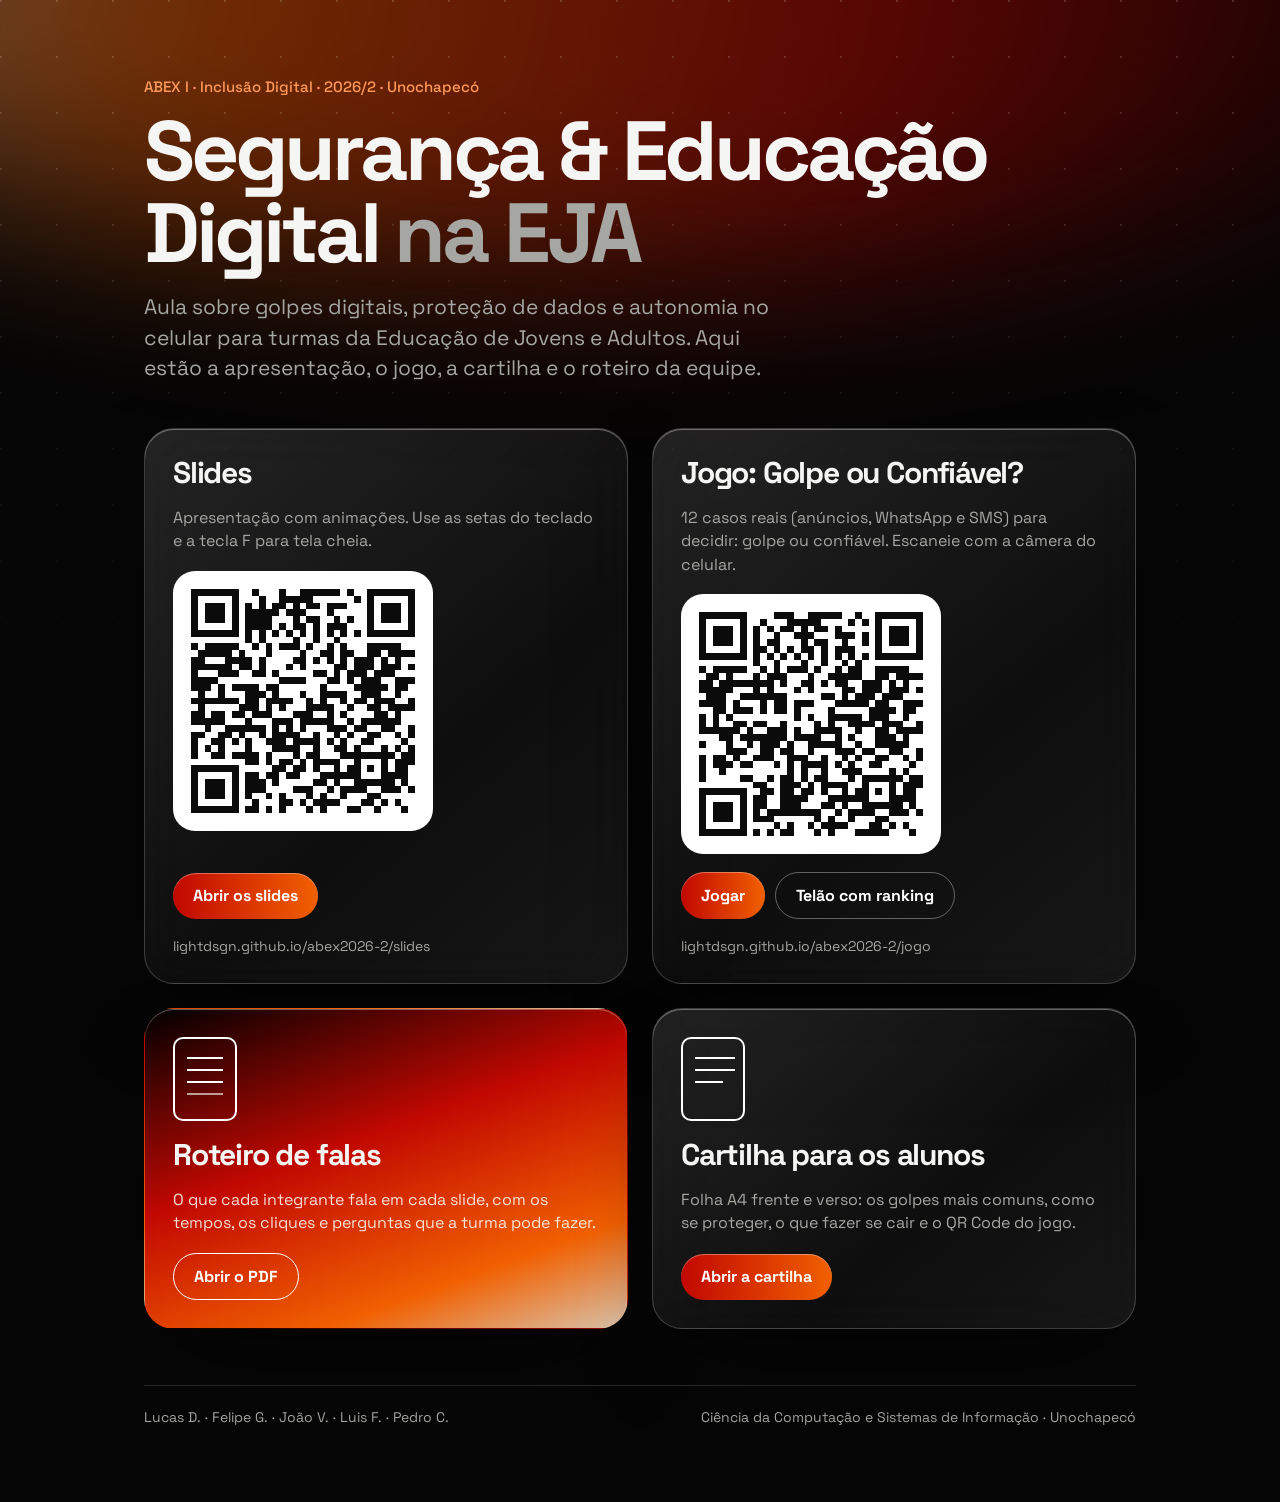
<file: index.html>
<!DOCTYPE html>
<html lang="pt-BR">
<head>
<meta charset="utf-8">
<meta name="viewport" content="width=device-width, initial-scale=1">
<title>ABEX I · Segurança &amp; Educação Digital</title>
<style>
@font-face{font-family:'SG';font-weight:400;font-display:swap;src:url('slides/fonts/space-grotesk-400.woff2') format('woff2')}
@font-face{font-family:'SG';font-weight:500;font-display:swap;src:url('slides/fonts/space-grotesk-500.woff2') format('woff2')}
@font-face{font-family:'SG';font-weight:700;font-display:swap;src:url('slides/fonts/space-grotesk-700.woff2') format('woff2')}
:root{--g:linear-gradient(160deg,#000 0%,#C10801 42%,#F16001 78%,#D9C3AB 100%);--ink:#F5F5F4;--mute:#A6A6A3}
*{box-sizing:border-box;min-width:0}
body{margin:0;min-height:100vh;background:#060606;color:var(--ink);font-family:'SG',system-ui,sans-serif;-webkit-font-smoothing:antialiased;overflow-x:clip}
body::before{content:"";position:fixed;left:-20%;right:-20%;top:-30vh;height:60vh;border-radius:50%;background:linear-gradient(100deg,#D9C3AB 0%,#F16001 24%,#C10801 62%,#000 100%);filter:blur(90px);opacity:.45;z-index:-1}
body::after{content:"";position:fixed;inset:0;z-index:-1;background-image:radial-gradient(circle at 1px 1px,rgba(255,255,255,.16) 1.2px,transparent 1.6px);background-size:56px 56px;-webkit-mask:linear-gradient(#000,transparent 75%);mask:linear-gradient(#000,transparent 75%)}
main{max-width:1120px;margin:0 auto;padding:clamp(32px,6vw,80px) max(5vw,18px)}
.k{margin:0;font-size:15px;font-weight:500;color:#FF9A5C}
h1{margin:14px 0 0;font-size:clamp(40px,7vw,84px);line-height:.98;letter-spacing:-.05em;font-weight:700;text-wrap:balance}
h1 span{color:var(--mute)}
.lead{margin:18px 0 0;font-size:clamp(17px,2vw,21px);line-height:1.45;color:var(--mute);max-width:640px}
.grid{display:grid;grid-template-columns:repeat(auto-fit,minmax(min(100%,320px),1fr));gap:24px;margin-top:44px}
.card{position:relative;border-radius:30px;padding:28px;display:flex;flex-direction:column;gap:18px;background:linear-gradient(140deg,rgba(255,255,255,.12),rgba(255,255,255,.035) 60%,rgba(255,255,255,.07));-webkit-backdrop-filter:blur(24px) saturate(160%);backdrop-filter:blur(24px) saturate(160%);border:1px solid rgba(255,255,255,.18);box-shadow:inset 0 1px 0 rgba(255,255,255,.35),0 40px 90px -30px rgba(0,0,0,.7)}
.card h2{margin:0;font-size:30px;letter-spacing:-.04em;line-height:1.05}
.card p{margin:0;color:var(--mute);font-size:16px;line-height:1.45}
.qr{background:#fff;border-radius:22px;padding:18px;line-height:0;width:min(100%,260px)}
.qr svg{width:100%;height:auto;display:block}
.row{display:flex;flex-wrap:wrap;gap:10px;margin-top:auto}
.btn{display:inline-flex;align-items:center;gap:8px;min-height:46px;padding:12px 20px;border-radius:999px;font:600 16px 'SG',sans-serif;text-decoration:none;color:#fff;background:linear-gradient(90deg,#C10801,#F16001);box-shadow:inset 0 1px 0 rgba(255,255,255,.35)}
.btn.g{background:transparent;border:1.5px solid rgba(255,255,255,.35);box-shadow:none}
.btn:focus-visible{outline:3px solid #FF9A5C;outline-offset:3px}
.url{font-size:14px;color:var(--mute);overflow-wrap:anywhere}
.card.doc{background:var(--g);border-color:transparent}
.card.doc p{color:rgba(255,255,255,.85)}
.doc .ic{width:64px;height:84px;border:2px solid #fff;border-radius:10px;position:relative}
.doc .ic::before{content:"";position:absolute;left:12px;right:12px;top:18px;height:2px;background:#fff;box-shadow:0 12px 0 #fff,0 24px 0 #fff,0 36px 0 rgba(255,255,255,.6)}
footer{margin-top:56px;padding-top:22px;border-top:1px solid rgba(255,255,255,.14);display:flex;flex-wrap:wrap;justify-content:space-between;gap:12px;font-size:14px;color:var(--mute)}
@media (prefers-reduced-motion:reduce){*{transition:none!important}}
</style>
</head>
<body>
<main>
  <p class="k">ABEX I · Inclusão Digital · 2026/2 · Unochapecó</p>
  <h1>Segurança &amp; Educação Digital <span>na EJA</span></h1>
  <p class="lead">Aula sobre golpes digitais, proteção de dados e autonomia no celular para turmas da Educação de Jovens e Adultos. Aqui estão a apresentação, o jogo, a cartilha e o roteiro da equipe.</p>
  <div class="grid">
    <section class="card">
      <h2>Slides</h2>
      <p>Apresentação com animações. Use as setas do teclado e a tecla F para tela cheia.</p>
      <div class="qr"><svg viewBox="0 0 33 33" shape-rendering="crispEdges" role="img" aria-label="QR Code dos slides"><path d="M0 0h1v1h-1zM1 0h1v1h-1zM2 0h1v1h-1zM3 0h1v1h-1zM4 0h1v1h-1zM5 0h1v1h-1zM6 0h1v1h-1zM9 0h1v1h-1zM13 0h1v1h-1zM16 0h1v1h-1zM17 0h1v1h-1zM18 0h1v1h-1zM19 0h1v1h-1zM20 0h1v1h-1zM21 0h1v1h-1zM23 0h1v1h-1zM26 0h1v1h-1zM27 0h1v1h-1zM28 0h1v1h-1zM29 0h1v1h-1zM30 0h1v1h-1zM31 0h1v1h-1zM32 0h1v1h-1zM0 1h1v1h-1zM6 1h1v1h-1zM10 1h1v1h-1zM13 1h1v1h-1zM14 1h1v1h-1zM15 1h1v1h-1zM16 1h1v1h-1zM17 1h1v1h-1zM24 1h1v1h-1zM26 1h1v1h-1zM32 1h1v1h-1zM0 2h1v1h-1zM2 2h1v1h-1zM3 2h1v1h-1zM4 2h1v1h-1zM6 2h1v1h-1zM8 2h1v1h-1zM10 2h1v1h-1zM12 2h1v1h-1zM13 2h1v1h-1zM15 2h1v1h-1zM17 2h1v1h-1zM18 2h1v1h-1zM20 2h1v1h-1zM21 2h1v1h-1zM22 2h1v1h-1zM26 2h1v1h-1zM28 2h1v1h-1zM29 2h1v1h-1zM30 2h1v1h-1zM32 2h1v1h-1zM0 3h1v1h-1zM2 3h1v1h-1zM3 3h1v1h-1zM4 3h1v1h-1zM6 3h1v1h-1zM8 3h1v1h-1zM9 3h1v1h-1zM10 3h1v1h-1zM11 3h1v1h-1zM12 3h1v1h-1zM14 3h1v1h-1zM15 3h1v1h-1zM16 3h1v1h-1zM20 3h1v1h-1zM26 3h1v1h-1zM28 3h1v1h-1zM29 3h1v1h-1zM30 3h1v1h-1zM32 3h1v1h-1zM0 4h1v1h-1zM2 4h1v1h-1zM3 4h1v1h-1zM4 4h1v1h-1zM6 4h1v1h-1zM8 4h1v1h-1zM9 4h1v1h-1zM10 4h1v1h-1zM11 4h1v1h-1zM15 4h1v1h-1zM17 4h1v1h-1zM18 4h1v1h-1zM21 4h1v1h-1zM23 4h1v1h-1zM26 4h1v1h-1zM28 4h1v1h-1zM29 4h1v1h-1zM30 4h1v1h-1zM32 4h1v1h-1zM0 5h1v1h-1zM6 5h1v1h-1zM8 5h1v1h-1zM9 5h1v1h-1zM10 5h1v1h-1zM11 5h1v1h-1zM13 5h1v1h-1zM15 5h1v1h-1zM16 5h1v1h-1zM18 5h1v1h-1zM20 5h1v1h-1zM21 5h1v1h-1zM22 5h1v1h-1zM26 5h1v1h-1zM32 5h1v1h-1zM0 6h1v1h-1zM1 6h1v1h-1zM2 6h1v1h-1zM3 6h1v1h-1zM4 6h1v1h-1zM5 6h1v1h-1zM6 6h1v1h-1zM8 6h1v1h-1zM10 6h1v1h-1zM12 6h1v1h-1zM14 6h1v1h-1zM16 6h1v1h-1zM18 6h1v1h-1zM20 6h1v1h-1zM22 6h1v1h-1zM24 6h1v1h-1zM26 6h1v1h-1zM27 6h1v1h-1zM28 6h1v1h-1zM29 6h1v1h-1zM30 6h1v1h-1zM31 6h1v1h-1zM32 6h1v1h-1zM8 7h1v1h-1zM10 7h1v1h-1zM15 7h1v1h-1zM18 7h1v1h-1zM21 7h1v1h-1zM0 8h1v1h-1zM2 8h1v1h-1zM3 8h1v1h-1zM4 8h1v1h-1zM5 8h1v1h-1zM6 8h1v1h-1zM9 8h1v1h-1zM11 8h1v1h-1zM13 8h1v1h-1zM14 8h1v1h-1zM15 8h1v1h-1zM17 8h1v1h-1zM20 8h1v1h-1zM22 8h1v1h-1zM26 8h1v1h-1zM27 8h1v1h-1zM28 8h1v1h-1zM29 8h1v1h-1zM30 8h1v1h-1zM1 9h1v1h-1zM2 9h1v1h-1zM3 9h1v1h-1zM4 9h1v1h-1zM5 9h1v1h-1zM7 9h1v1h-1zM11 9h1v1h-1zM16 9h1v1h-1zM19 9h1v1h-1zM20 9h1v1h-1zM22 9h1v1h-1zM23 9h1v1h-1zM26 9h1v1h-1zM27 9h1v1h-1zM29 9h1v1h-1zM30 9h1v1h-1zM31 9h1v1h-1zM32 9h1v1h-1zM0 10h1v1h-1zM1 10h1v1h-1zM5 10h1v1h-1zM6 10h1v1h-1zM7 10h1v1h-1zM8 10h1v1h-1zM10 10h1v1h-1zM15 10h1v1h-1zM16 10h1v1h-1zM18 10h1v1h-1zM20 10h1v1h-1zM22 10h1v1h-1zM24 10h1v1h-1zM25 10h1v1h-1zM26 10h1v1h-1zM28 10h1v1h-1zM30 10h1v1h-1zM0 11h1v1h-1zM1 11h1v1h-1zM2 11h1v1h-1zM3 11h1v1h-1zM4 11h1v1h-1zM5 11h1v1h-1zM7 11h1v1h-1zM8 11h1v1h-1zM10 11h1v1h-1zM14 11h1v1h-1zM16 11h1v1h-1zM21 11h1v1h-1zM22 11h1v1h-1zM24 11h1v1h-1zM25 11h1v1h-1zM26 11h1v1h-1zM28 11h1v1h-1zM29 11h1v1h-1zM30 11h1v1h-1zM32 11h1v1h-1zM0 12h1v1h-1zM4 12h1v1h-1zM5 12h1v1h-1zM6 12h1v1h-1zM9 12h1v1h-1zM10 12h1v1h-1zM12 12h1v1h-1zM18 12h1v1h-1zM19 12h1v1h-1zM21 12h1v1h-1zM23 12h1v1h-1zM24 12h1v1h-1zM25 12h1v1h-1zM27 12h1v1h-1zM28 12h1v1h-1zM29 12h1v1h-1zM0 13h1v1h-1zM1 13h1v1h-1zM2 13h1v1h-1zM3 13h1v1h-1zM13 13h1v1h-1zM14 13h1v1h-1zM15 13h1v1h-1zM16 13h1v1h-1zM20 13h1v1h-1zM21 13h1v1h-1zM23 13h1v1h-1zM25 13h1v1h-1zM26 13h1v1h-1zM27 13h1v1h-1zM30 13h1v1h-1zM31 13h1v1h-1zM32 13h1v1h-1zM0 14h1v1h-1zM1 14h1v1h-1zM2 14h1v1h-1zM4 14h1v1h-1zM6 14h1v1h-1zM7 14h1v1h-1zM8 14h1v1h-1zM9 14h1v1h-1zM11 14h1v1h-1zM12 14h1v1h-1zM19 14h1v1h-1zM24 14h1v1h-1zM25 14h1v1h-1zM26 14h1v1h-1zM27 14h1v1h-1zM28 14h1v1h-1zM30 14h1v1h-1zM31 14h1v1h-1zM1 15h1v1h-1zM4 15h1v1h-1zM8 15h1v1h-1zM9 15h1v1h-1zM10 15h1v1h-1zM12 15h1v1h-1zM16 15h1v1h-1zM19 15h1v1h-1zM20 15h1v1h-1zM21 15h1v1h-1zM22 15h1v1h-1zM25 15h1v1h-1zM26 15h1v1h-1zM27 15h1v1h-1zM30 15h1v1h-1zM0 16h1v1h-1zM1 16h1v1h-1zM2 16h1v1h-1zM3 16h1v1h-1zM4 16h1v1h-1zM5 16h1v1h-1zM6 16h1v1h-1zM8 16h1v1h-1zM9 16h1v1h-1zM11 16h1v1h-1zM12 16h1v1h-1zM13 16h1v1h-1zM14 16h1v1h-1zM17 16h1v1h-1zM19 16h1v1h-1zM22 16h1v1h-1zM24 16h1v1h-1zM25 16h1v1h-1zM27 16h1v1h-1zM28 16h1v1h-1zM29 16h1v1h-1zM32 16h1v1h-1zM1 17h1v1h-1zM7 17h1v1h-1zM8 17h1v1h-1zM9 17h1v1h-1zM11 17h1v1h-1zM13 17h1v1h-1zM17 17h1v1h-1zM18 17h1v1h-1zM19 17h1v1h-1zM20 17h1v1h-1zM23 17h1v1h-1zM26 17h1v1h-1zM27 17h1v1h-1zM29 17h1v1h-1zM30 17h1v1h-1zM31 17h1v1h-1zM32 17h1v1h-1zM0 18h1v1h-1zM1 18h1v1h-1zM3 18h1v1h-1zM4 18h1v1h-1zM6 18h1v1h-1zM7 18h1v1h-1zM9 18h1v1h-1zM10 18h1v1h-1zM11 18h1v1h-1zM15 18h1v1h-1zM16 18h1v1h-1zM17 18h1v1h-1zM20 18h1v1h-1zM22 18h1v1h-1zM27 18h1v1h-1zM28 18h1v1h-1zM30 18h1v1h-1zM0 19h1v1h-1zM1 19h1v1h-1zM2 19h1v1h-1zM3 19h1v1h-1zM4 19h1v1h-1zM8 19h1v1h-1zM12 19h1v1h-1zM13 19h1v1h-1zM14 19h1v1h-1zM16 19h1v1h-1zM17 19h1v1h-1zM18 19h1v1h-1zM19 19h1v1h-1zM20 19h1v1h-1zM23 19h1v1h-1zM25 19h1v1h-1zM26 19h1v1h-1zM27 19h1v1h-1zM28 19h1v1h-1zM29 19h1v1h-1zM30 19h1v1h-1zM2 20h1v1h-1zM5 20h1v1h-1zM6 20h1v1h-1zM7 20h1v1h-1zM8 20h1v1h-1zM9 20h1v1h-1zM10 20h1v1h-1zM12 20h1v1h-1zM14 20h1v1h-1zM16 20h1v1h-1zM20 20h1v1h-1zM21 20h1v1h-1zM22 20h1v1h-1zM24 20h1v1h-1zM25 20h1v1h-1zM28 20h1v1h-1zM29 20h1v1h-1zM32 20h1v1h-1zM0 21h1v1h-1zM1 21h1v1h-1zM4 21h1v1h-1zM5 21h1v1h-1zM7 21h1v1h-1zM10 21h1v1h-1zM12 21h1v1h-1zM13 21h1v1h-1zM14 21h1v1h-1zM15 21h1v1h-1zM18 21h1v1h-1zM21 21h1v1h-1zM23 21h1v1h-1zM26 21h1v1h-1zM27 21h1v1h-1zM30 21h1v1h-1zM32 21h1v1h-1zM0 22h1v1h-1zM3 22h1v1h-1zM4 22h1v1h-1zM6 22h1v1h-1zM8 22h1v1h-1zM11 22h1v1h-1zM12 22h1v1h-1zM13 22h1v1h-1zM15 22h1v1h-1zM16 22h1v1h-1zM17 22h1v1h-1zM18 22h1v1h-1zM20 22h1v1h-1zM22 22h1v1h-1zM25 22h1v1h-1zM26 22h1v1h-1zM31 22h1v1h-1zM0 23h1v1h-1zM2 23h1v1h-1zM4 23h1v1h-1zM8 23h1v1h-1zM12 23h1v1h-1zM13 23h1v1h-1zM14 23h1v1h-1zM15 23h1v1h-1zM18 23h1v1h-1zM21 23h1v1h-1zM22 23h1v1h-1zM24 23h1v1h-1zM28 23h1v1h-1zM30 23h1v1h-1zM32 23h1v1h-1zM0 24h1v1h-1zM3 24h1v1h-1zM4 24h1v1h-1zM6 24h1v1h-1zM7 24h1v1h-1zM8 24h1v1h-1zM9 24h1v1h-1zM11 24h1v1h-1zM15 24h1v1h-1zM17 24h1v1h-1zM18 24h1v1h-1zM22 24h1v1h-1zM23 24h1v1h-1zM24 24h1v1h-1zM25 24h1v1h-1zM26 24h1v1h-1zM27 24h1v1h-1zM28 24h1v1h-1zM29 24h1v1h-1zM31 24h1v1h-1zM32 24h1v1h-1zM8 25h1v1h-1zM9 25h1v1h-1zM11 25h1v1h-1zM13 25h1v1h-1zM14 25h1v1h-1zM16 25h1v1h-1zM18 25h1v1h-1zM19 25h1v1h-1zM20 25h1v1h-1zM21 25h1v1h-1zM24 25h1v1h-1zM28 25h1v1h-1zM30 25h1v1h-1zM31 25h1v1h-1zM32 25h1v1h-1zM0 26h1v1h-1zM1 26h1v1h-1zM2 26h1v1h-1zM3 26h1v1h-1zM4 26h1v1h-1zM5 26h1v1h-1zM6 26h1v1h-1zM12 26h1v1h-1zM13 26h1v1h-1zM15 26h1v1h-1zM16 26h1v1h-1zM18 26h1v1h-1zM21 26h1v1h-1zM23 26h1v1h-1zM24 26h1v1h-1zM26 26h1v1h-1zM28 26h1v1h-1zM30 26h1v1h-1zM31 26h1v1h-1zM0 27h1v1h-1zM6 27h1v1h-1zM8 27h1v1h-1zM9 27h1v1h-1zM11 27h1v1h-1zM12 27h1v1h-1zM14 27h1v1h-1zM15 27h1v1h-1zM19 27h1v1h-1zM20 27h1v1h-1zM21 27h1v1h-1zM22 27h1v1h-1zM23 27h1v1h-1zM24 27h1v1h-1zM28 27h1v1h-1zM29 27h1v1h-1zM30 27h1v1h-1zM31 27h1v1h-1zM0 28h1v1h-1zM2 28h1v1h-1zM3 28h1v1h-1zM4 28h1v1h-1zM6 28h1v1h-1zM8 28h1v1h-1zM9 28h1v1h-1zM10 28h1v1h-1zM12 28h1v1h-1zM18 28h1v1h-1zM19 28h1v1h-1zM21 28h1v1h-1zM24 28h1v1h-1zM25 28h1v1h-1zM26 28h1v1h-1zM27 28h1v1h-1zM28 28h1v1h-1zM29 28h1v1h-1zM31 28h1v1h-1zM0 29h1v1h-1zM2 29h1v1h-1zM3 29h1v1h-1zM4 29h1v1h-1zM6 29h1v1h-1zM8 29h1v1h-1zM9 29h1v1h-1zM10 29h1v1h-1zM15 29h1v1h-1zM16 29h1v1h-1zM17 29h1v1h-1zM20 29h1v1h-1zM22 29h1v1h-1zM23 29h1v1h-1zM24 29h1v1h-1zM25 29h1v1h-1zM28 29h1v1h-1zM29 29h1v1h-1zM30 29h1v1h-1zM32 29h1v1h-1zM0 30h1v1h-1zM2 30h1v1h-1zM3 30h1v1h-1zM4 30h1v1h-1zM6 30h1v1h-1zM8 30h1v1h-1zM11 30h1v1h-1zM13 30h1v1h-1zM17 30h1v1h-1zM19 30h1v1h-1zM22 30h1v1h-1zM26 30h1v1h-1zM27 30h1v1h-1zM0 31h1v1h-1zM6 31h1v1h-1zM9 31h1v1h-1zM13 31h1v1h-1zM14 31h1v1h-1zM16 31h1v1h-1zM18 31h1v1h-1zM19 31h1v1h-1zM20 31h1v1h-1zM21 31h1v1h-1zM25 31h1v1h-1zM26 31h1v1h-1zM28 31h1v1h-1zM30 31h1v1h-1zM0 32h1v1h-1zM1 32h1v1h-1zM2 32h1v1h-1zM3 32h1v1h-1zM4 32h1v1h-1zM5 32h1v1h-1zM6 32h1v1h-1zM8 32h1v1h-1zM9 32h1v1h-1zM11 32h1v1h-1zM13 32h1v1h-1zM17 32h1v1h-1zM19 32h1v1h-1zM23 32h1v1h-1zM24 32h1v1h-1zM27 32h1v1h-1zM31 32h1v1h-1z" fill="#0B0B0B"/></svg></div>
      <div class="row"><a class="btn" href="slides/">Abrir os slides</a></div>
      <span class="url">lightdsgn.github.io/abex2026-2/slides</span>
    </section>
    <section class="card">
      <h2>Jogo: Golpe ou Confiável?</h2>
      <p>12 casos reais (anúncios, WhatsApp e SMS) para decidir: golpe ou confiável. Escaneie com a câmera do celular.</p>
      <div class="qr"><svg viewBox="0 0 33 33" shape-rendering="crispEdges" role="img" aria-label="QR Code do jogo"><path d="M0 0h1v1h-1zM1 0h1v1h-1zM2 0h1v1h-1zM3 0h1v1h-1zM4 0h1v1h-1zM5 0h1v1h-1zM6 0h1v1h-1zM11 0h1v1h-1zM12 0h1v1h-1zM13 0h1v1h-1zM16 0h1v1h-1zM17 0h1v1h-1zM18 0h1v1h-1zM19 0h1v1h-1zM20 0h1v1h-1zM23 0h1v1h-1zM26 0h1v1h-1zM27 0h1v1h-1zM28 0h1v1h-1zM29 0h1v1h-1zM30 0h1v1h-1zM31 0h1v1h-1zM32 0h1v1h-1zM0 1h1v1h-1zM6 1h1v1h-1zM9 1h1v1h-1zM13 1h1v1h-1zM14 1h1v1h-1zM15 1h1v1h-1zM16 1h1v1h-1zM17 1h1v1h-1zM22 1h1v1h-1zM24 1h1v1h-1zM26 1h1v1h-1zM32 1h1v1h-1zM0 2h1v1h-1zM2 2h1v1h-1zM3 2h1v1h-1zM4 2h1v1h-1zM6 2h1v1h-1zM8 2h1v1h-1zM10 2h1v1h-1zM12 2h1v1h-1zM13 2h1v1h-1zM15 2h1v1h-1zM17 2h1v1h-1zM18 2h1v1h-1zM20 2h1v1h-1zM26 2h1v1h-1zM28 2h1v1h-1zM29 2h1v1h-1zM30 2h1v1h-1zM32 2h1v1h-1zM0 3h1v1h-1zM2 3h1v1h-1zM3 3h1v1h-1zM4 3h1v1h-1zM6 3h1v1h-1zM8 3h1v1h-1zM11 3h1v1h-1zM14 3h1v1h-1zM15 3h1v1h-1zM16 3h1v1h-1zM20 3h1v1h-1zM21 3h1v1h-1zM22 3h1v1h-1zM24 3h1v1h-1zM26 3h1v1h-1zM28 3h1v1h-1zM29 3h1v1h-1zM30 3h1v1h-1zM32 3h1v1h-1zM0 4h1v1h-1zM2 4h1v1h-1zM3 4h1v1h-1zM4 4h1v1h-1zM6 4h1v1h-1zM8 4h1v1h-1zM10 4h1v1h-1zM11 4h1v1h-1zM15 4h1v1h-1zM17 4h1v1h-1zM18 4h1v1h-1zM21 4h1v1h-1zM24 4h1v1h-1zM26 4h1v1h-1zM28 4h1v1h-1zM29 4h1v1h-1zM30 4h1v1h-1zM32 4h1v1h-1zM0 5h1v1h-1zM6 5h1v1h-1zM8 5h1v1h-1zM9 5h1v1h-1zM11 5h1v1h-1zM13 5h1v1h-1zM15 5h1v1h-1zM16 5h1v1h-1zM18 5h1v1h-1zM20 5h1v1h-1zM21 5h1v1h-1zM22 5h1v1h-1zM26 5h1v1h-1zM32 5h1v1h-1zM0 6h1v1h-1zM1 6h1v1h-1zM2 6h1v1h-1zM3 6h1v1h-1zM4 6h1v1h-1zM5 6h1v1h-1zM6 6h1v1h-1zM8 6h1v1h-1zM10 6h1v1h-1zM12 6h1v1h-1zM14 6h1v1h-1zM16 6h1v1h-1zM18 6h1v1h-1zM20 6h1v1h-1zM22 6h1v1h-1zM24 6h1v1h-1zM26 6h1v1h-1zM27 6h1v1h-1zM28 6h1v1h-1zM29 6h1v1h-1zM30 6h1v1h-1zM31 6h1v1h-1zM32 6h1v1h-1zM8 7h1v1h-1zM11 7h1v1h-1zM15 7h1v1h-1zM18 7h1v1h-1zM21 7h1v1h-1zM23 7h1v1h-1zM0 8h1v1h-1zM2 8h1v1h-1zM3 8h1v1h-1zM4 8h1v1h-1zM5 8h1v1h-1zM6 8h1v1h-1zM9 8h1v1h-1zM11 8h1v1h-1zM13 8h1v1h-1zM14 8h1v1h-1zM15 8h1v1h-1zM17 8h1v1h-1zM20 8h1v1h-1zM22 8h1v1h-1zM23 8h1v1h-1zM26 8h1v1h-1zM27 8h1v1h-1zM28 8h1v1h-1zM29 8h1v1h-1zM30 8h1v1h-1zM1 9h1v1h-1zM2 9h1v1h-1zM4 9h1v1h-1zM8 9h1v1h-1zM10 9h1v1h-1zM11 9h1v1h-1zM12 9h1v1h-1zM16 9h1v1h-1zM19 9h1v1h-1zM20 9h1v1h-1zM21 9h1v1h-1zM22 9h1v1h-1zM23 9h1v1h-1zM26 9h1v1h-1zM27 9h1v1h-1zM29 9h1v1h-1zM30 9h1v1h-1zM31 9h1v1h-1zM32 9h1v1h-1zM0 10h1v1h-1zM1 10h1v1h-1zM3 10h1v1h-1zM4 10h1v1h-1zM5 10h1v1h-1zM6 10h1v1h-1zM7 10h1v1h-1zM8 10h1v1h-1zM9 10h1v1h-1zM10 10h1v1h-1zM12 10h1v1h-1zM15 10h1v1h-1zM16 10h1v1h-1zM18 10h1v1h-1zM20 10h1v1h-1zM21 10h1v1h-1zM24 10h1v1h-1zM25 10h1v1h-1zM26 10h1v1h-1zM28 10h1v1h-1zM30 10h1v1h-1zM0 11h1v1h-1zM1 11h1v1h-1zM2 11h1v1h-1zM3 11h1v1h-1zM4 11h1v1h-1zM8 11h1v1h-1zM10 11h1v1h-1zM14 11h1v1h-1zM16 11h1v1h-1zM21 11h1v1h-1zM22 11h1v1h-1zM24 11h1v1h-1zM25 11h1v1h-1zM26 11h1v1h-1zM28 11h1v1h-1zM29 11h1v1h-1zM30 11h1v1h-1zM32 11h1v1h-1zM1 12h1v1h-1zM2 12h1v1h-1zM3 12h1v1h-1zM6 12h1v1h-1zM7 12h1v1h-1zM8 12h1v1h-1zM9 12h1v1h-1zM10 12h1v1h-1zM11 12h1v1h-1zM12 12h1v1h-1zM18 12h1v1h-1zM19 12h1v1h-1zM21 12h1v1h-1zM23 12h1v1h-1zM24 12h1v1h-1zM25 12h1v1h-1zM27 12h1v1h-1zM28 12h1v1h-1zM29 12h1v1h-1zM0 13h1v1h-1zM1 13h1v1h-1zM2 13h1v1h-1zM3 13h1v1h-1zM5 13h1v1h-1zM9 13h1v1h-1zM11 13h1v1h-1zM12 13h1v1h-1zM14 13h1v1h-1zM15 13h1v1h-1zM16 13h1v1h-1zM20 13h1v1h-1zM21 13h1v1h-1zM22 13h1v1h-1zM23 13h1v1h-1zM24 13h1v1h-1zM26 13h1v1h-1zM27 13h1v1h-1zM30 13h1v1h-1zM31 13h1v1h-1zM32 13h1v1h-1zM2 14h1v1h-1zM3 14h1v1h-1zM5 14h1v1h-1zM6 14h1v1h-1zM7 14h1v1h-1zM9 14h1v1h-1zM11 14h1v1h-1zM12 14h1v1h-1zM14 14h1v1h-1zM19 14h1v1h-1zM25 14h1v1h-1zM26 14h1v1h-1zM27 14h1v1h-1zM28 14h1v1h-1zM30 14h1v1h-1zM31 14h1v1h-1zM0 15h1v1h-1zM2 15h1v1h-1zM4 15h1v1h-1zM14 15h1v1h-1zM16 15h1v1h-1zM19 15h1v1h-1zM20 15h1v1h-1zM21 15h1v1h-1zM22 15h1v1h-1zM23 15h1v1h-1zM25 15h1v1h-1zM26 15h1v1h-1zM27 15h1v1h-1zM30 15h1v1h-1zM0 16h1v1h-1zM2 16h1v1h-1zM5 16h1v1h-1zM6 16h1v1h-1zM8 16h1v1h-1zM9 16h1v1h-1zM12 16h1v1h-1zM17 16h1v1h-1zM19 16h1v1h-1zM22 16h1v1h-1zM23 16h1v1h-1zM24 16h1v1h-1zM25 16h1v1h-1zM27 16h1v1h-1zM28 16h1v1h-1zM29 16h1v1h-1zM32 16h1v1h-1zM0 17h1v1h-1zM1 17h1v1h-1zM2 17h1v1h-1zM3 17h1v1h-1zM4 17h1v1h-1zM5 17h1v1h-1zM7 17h1v1h-1zM10 17h1v1h-1zM11 17h1v1h-1zM12 17h1v1h-1zM14 17h1v1h-1zM17 17h1v1h-1zM18 17h1v1h-1zM19 17h1v1h-1zM20 17h1v1h-1zM23 17h1v1h-1zM26 17h1v1h-1zM27 17h1v1h-1zM29 17h1v1h-1zM30 17h1v1h-1zM31 17h1v1h-1zM32 17h1v1h-1zM3 18h1v1h-1zM4 18h1v1h-1zM6 18h1v1h-1zM7 18h1v1h-1zM8 18h1v1h-1zM9 18h1v1h-1zM10 18h1v1h-1zM11 18h1v1h-1zM12 18h1v1h-1zM14 18h1v1h-1zM15 18h1v1h-1zM16 18h1v1h-1zM17 18h1v1h-1zM20 18h1v1h-1zM22 18h1v1h-1zM26 18h1v1h-1zM27 18h1v1h-1zM28 18h1v1h-1zM30 18h1v1h-1zM0 19h1v1h-1zM4 19h1v1h-1zM7 19h1v1h-1zM9 19h1v1h-1zM10 19h1v1h-1zM11 19h1v1h-1zM13 19h1v1h-1zM16 19h1v1h-1zM17 19h1v1h-1zM18 19h1v1h-1zM19 19h1v1h-1zM20 19h1v1h-1zM23 19h1v1h-1zM26 19h1v1h-1zM27 19h1v1h-1zM28 19h1v1h-1zM29 19h1v1h-1zM30 19h1v1h-1zM4 20h1v1h-1zM5 20h1v1h-1zM6 20h1v1h-1zM9 20h1v1h-1zM10 20h1v1h-1zM12 20h1v1h-1zM13 20h1v1h-1zM16 20h1v1h-1zM20 20h1v1h-1zM21 20h1v1h-1zM22 20h1v1h-1zM24 20h1v1h-1zM25 20h1v1h-1zM28 20h1v1h-1zM29 20h1v1h-1zM32 20h1v1h-1zM0 21h1v1h-1zM2 21h1v1h-1zM3 21h1v1h-1zM5 21h1v1h-1zM8 21h1v1h-1zM9 21h1v1h-1zM10 21h1v1h-1zM13 21h1v1h-1zM14 21h1v1h-1zM15 21h1v1h-1zM18 21h1v1h-1zM21 21h1v1h-1zM23 21h1v1h-1zM26 21h1v1h-1zM27 21h1v1h-1zM30 21h1v1h-1zM32 21h1v1h-1zM0 22h1v1h-1zM2 22h1v1h-1zM3 22h1v1h-1zM4 22h1v1h-1zM6 22h1v1h-1zM7 22h1v1h-1zM11 22h1v1h-1zM13 22h1v1h-1zM15 22h1v1h-1zM16 22h1v1h-1zM17 22h1v1h-1zM18 22h1v1h-1zM20 22h1v1h-1zM22 22h1v1h-1zM25 22h1v1h-1zM26 22h1v1h-1zM31 22h1v1h-1zM0 23h1v1h-1zM3 23h1v1h-1zM13 23h1v1h-1zM15 23h1v1h-1zM18 23h1v1h-1zM21 23h1v1h-1zM22 23h1v1h-1zM23 23h1v1h-1zM28 23h1v1h-1zM30 23h1v1h-1zM0 24h1v1h-1zM6 24h1v1h-1zM7 24h1v1h-1zM10 24h1v1h-1zM12 24h1v1h-1zM13 24h1v1h-1zM15 24h1v1h-1zM17 24h1v1h-1zM18 24h1v1h-1zM22 24h1v1h-1zM24 24h1v1h-1zM25 24h1v1h-1zM26 24h1v1h-1zM27 24h1v1h-1zM28 24h1v1h-1zM29 24h1v1h-1zM31 24h1v1h-1zM32 24h1v1h-1zM8 25h1v1h-1zM9 25h1v1h-1zM12 25h1v1h-1zM13 25h1v1h-1zM14 25h1v1h-1zM16 25h1v1h-1zM18 25h1v1h-1zM19 25h1v1h-1zM20 25h1v1h-1zM21 25h1v1h-1zM24 25h1v1h-1zM28 25h1v1h-1zM30 25h1v1h-1zM31 25h1v1h-1zM32 25h1v1h-1zM0 26h1v1h-1zM1 26h1v1h-1zM2 26h1v1h-1zM3 26h1v1h-1zM4 26h1v1h-1zM5 26h1v1h-1zM6 26h1v1h-1zM9 26h1v1h-1zM10 26h1v1h-1zM12 26h1v1h-1zM13 26h1v1h-1zM15 26h1v1h-1zM16 26h1v1h-1zM18 26h1v1h-1zM21 26h1v1h-1zM23 26h1v1h-1zM24 26h1v1h-1zM26 26h1v1h-1zM28 26h1v1h-1zM30 26h1v1h-1zM31 26h1v1h-1zM0 27h1v1h-1zM6 27h1v1h-1zM8 27h1v1h-1zM9 27h1v1h-1zM12 27h1v1h-1zM13 27h1v1h-1zM14 27h1v1h-1zM15 27h1v1h-1zM19 27h1v1h-1zM20 27h1v1h-1zM21 27h1v1h-1zM22 27h1v1h-1zM23 27h1v1h-1zM24 27h1v1h-1zM28 27h1v1h-1zM29 27h1v1h-1zM30 27h1v1h-1zM31 27h1v1h-1zM0 28h1v1h-1zM2 28h1v1h-1zM3 28h1v1h-1zM4 28h1v1h-1zM6 28h1v1h-1zM8 28h1v1h-1zM9 28h1v1h-1zM12 28h1v1h-1zM13 28h1v1h-1zM14 28h1v1h-1zM18 28h1v1h-1zM19 28h1v1h-1zM21 28h1v1h-1zM24 28h1v1h-1zM25 28h1v1h-1zM26 28h1v1h-1zM27 28h1v1h-1zM28 28h1v1h-1zM29 28h1v1h-1zM31 28h1v1h-1zM0 29h1v1h-1zM2 29h1v1h-1zM3 29h1v1h-1zM4 29h1v1h-1zM6 29h1v1h-1zM8 29h1v1h-1zM10 29h1v1h-1zM11 29h1v1h-1zM12 29h1v1h-1zM13 29h1v1h-1zM14 29h1v1h-1zM15 29h1v1h-1zM16 29h1v1h-1zM17 29h1v1h-1zM20 29h1v1h-1zM22 29h1v1h-1zM23 29h1v1h-1zM24 29h1v1h-1zM25 29h1v1h-1zM28 29h1v1h-1zM29 29h1v1h-1zM30 29h1v1h-1zM32 29h1v1h-1zM0 30h1v1h-1zM2 30h1v1h-1zM3 30h1v1h-1zM4 30h1v1h-1zM6 30h1v1h-1zM8 30h1v1h-1zM9 30h1v1h-1zM10 30h1v1h-1zM17 30h1v1h-1zM19 30h1v1h-1zM22 30h1v1h-1zM26 30h1v1h-1zM27 30h1v1h-1zM0 31h1v1h-1zM6 31h1v1h-1zM11 31h1v1h-1zM13 31h1v1h-1zM16 31h1v1h-1zM18 31h1v1h-1zM19 31h1v1h-1zM20 31h1v1h-1zM21 31h1v1h-1zM25 31h1v1h-1zM26 31h1v1h-1zM28 31h1v1h-1zM30 31h1v1h-1zM0 32h1v1h-1zM1 32h1v1h-1zM2 32h1v1h-1zM3 32h1v1h-1zM4 32h1v1h-1zM5 32h1v1h-1zM6 32h1v1h-1zM8 32h1v1h-1zM10 32h1v1h-1zM12 32h1v1h-1zM13 32h1v1h-1zM17 32h1v1h-1zM19 32h1v1h-1zM23 32h1v1h-1zM24 32h1v1h-1zM25 32h1v1h-1zM26 32h1v1h-1zM27 32h1v1h-1zM31 32h1v1h-1z" fill="#0B0B0B"/></svg></div>
      <div class="row"><a class="btn" href="jogo/">Jogar</a><a class="btn g" href="jogo/#telao">Telão com ranking</a></div>
      <span class="url">lightdsgn.github.io/abex2026-2/jogo</span>
    </section>
    <section class="card doc">
      <span class="ic" aria-hidden="true"></span>
      <h2>Roteiro de falas</h2>
      <p>O que cada integrante fala em cada slide, com os tempos, os cliques e perguntas que a turma pode fazer.</p>
      <div class="row"><a class="btn g" style="border-color:#fff" href="roteiro/roteiro-de-falas.pdf">Abrir o PDF</a></div>
    </section>
    <section class="card">
      <span class="ic" aria-hidden="true" style="width:64px;height:84px;border:2px solid #fff;border-radius:10px;display:block;background:linear-gradient(#fff,#fff) 12px 18px/40px 2px no-repeat,linear-gradient(#fff,#fff) 12px 30px/40px 2px no-repeat,linear-gradient(#fff,#fff) 12px 42px/28px 2px no-repeat"></span>
      <h2>Cartilha para os alunos</h2>
      <p>Folha A4 frente e verso: os golpes mais comuns, como se proteger, o que fazer se cair e o QR Code do jogo.</p>
      <div class="row"><a class="btn" href="cartilha/cartilha.pdf">Abrir a cartilha</a></div>
    </section>
  </div>
  <footer><span>Lucas D. · Felipe G. · João V. · Luis F. · Pedro C.</span><span>Ciência da Computação e Sistemas de Informação · Unochapecó</span></footer>
</main>
</body>
</html>
</file>
